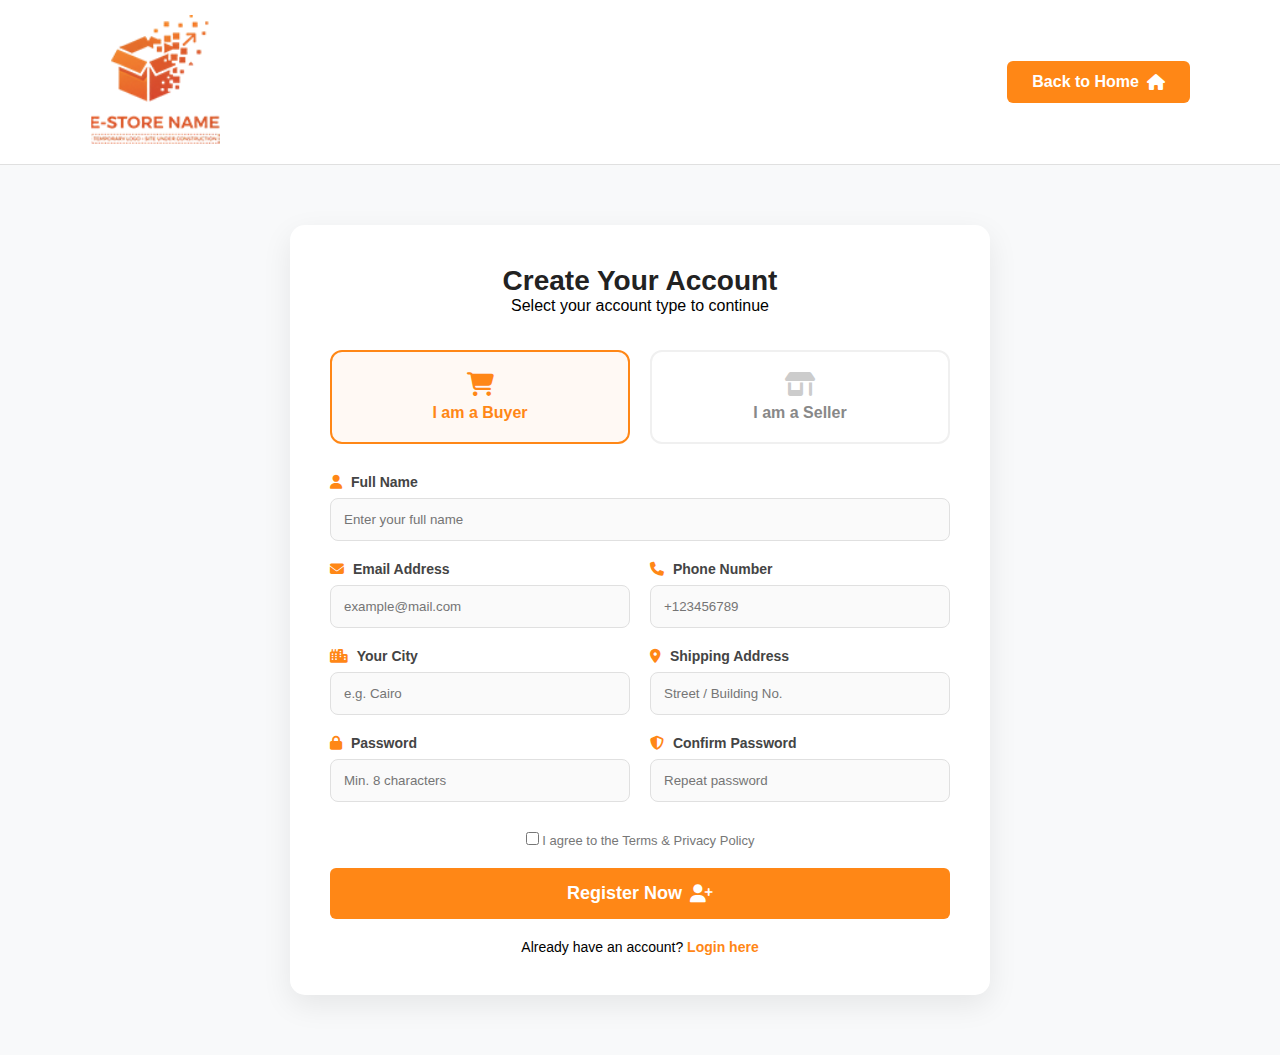
<file: Unified-Sign-up.html>
<!DOCTYPE html>
<html lang="en">
<head>
    <meta charset="UTF-8">
    <meta name="viewport" content="width=device-width, initial-scale=1.0">
    <title>Register | Multi-Vendor Marketplace</title>
    <link rel="icon" href="img/icon.png">
    <link rel="stylesheet" href="https://cdnjs.cloudflare.com/ajax/libs/font-awesome/6.6.0/css/all.min.css">
    <link rel="stylesheet" href="CSS/Unified-Sign-up.css">
</head>
<body>

    <header>
        <div class="top_header">
            <div class="container">
                <a href="index.html" class="logo"> <img src="img/logo.png" alt="Logo"></a>
                <div class="btns">
                    <a href="index.html" class="btn">Back to Home <i class="fa-solid fa-house"></i></a>
                </div>
            </div>
        </div>
    </header>

    <section class="signup_page">
        <div class="container">
            <div class="form_container">
                <div class="form_header">
                    <h1>Create Your Account</h1>
                    <p>Select your account type to continue</p>
                </div>

                <form id="unifiedSignupForm">
                    <div class="user_type_toggle">
                        <label class="toggle_option">
                            <input type="radio" name="user_role" value="customer" checked onchange="toggleFields()">
                            <div class="option_card">
                                <i class="fa-solid fa-cart-shopping"></i>
                                <span>I am a Buyer</span>
                            </div>
                        </label>
                        <label class="toggle_option">
                            <input type="radio" name="user_role" value="vendor" onchange="toggleFields()">
                            <div class="option_card">
                                <i class="fa-solid fa-shop"></i>
                                <span>I am a Seller</span>
                            </div>
                        </label>
                    </div>

                    <div class="inputs_grid">
                        <div class="input_group full_width">
                            <label><i class="fa-solid fa-user"></i> Full Name</label>
                            <input type="text" name="fullName" placeholder="Enter your full name" required>
                        </div>

                        <div class="input_group">
                            <label><i class="fa-solid fa-envelope"></i> Email Address</label>
                            <input type="email" name="email" placeholder="example@mail.com" required>
                        </div>

                        <div class="input_group">
                            <label><i class="fa-solid fa-phone"></i> Phone Number</label>
                            <input type="text" name="phone" placeholder="+123456789" required>
                        </div>

                        <div id="customer_fields" class="full_width inputs_grid">
                            <div class="input_group">
                                <label><i class="fa-solid fa-city"></i> Your City</label>
                                <input type="text" name="customerCity" placeholder="e.g. Cairo">
                            </div>
                            <div class="input_group">
                                <label><i class="fa-solid fa-location-dot"></i> Shipping Address</label>
                                <input type="text" name="customerAddress" placeholder="Street / Building No.">
                            </div>
                        </div>

                        <div id="vendor_extra_fields" class="vendor_fields_box full_width" style="display: none;">
                            <div class="vendor_grid">
                                <div class="input_group">
                                    <label><i class="fa-solid fa-store"></i> Store Name</label>
                                    <input type="text" name="storeName" placeholder="Enter your business name">
                                </div>
                                <div class="input_group">
                                    <label><i class="fa-solid fa-map-location-dot"></i> Store City</label>
                                    <input type="text" name="storeCity" placeholder="City of operations">
                                </div>
                            </div>
                        </div>

                        <div class="input_group">
                            <label><i class="fa-solid fa-lock"></i> Password</label>
                            <input type="password" name="password" placeholder="Min. 8 characters" required>
                        </div>

                        <div class="input_group">
                            <label><i class="fa-solid fa-shield-halved"></i> Confirm Password</label>
                            <input type="password" name="confirm_password" placeholder="Repeat password" required>
                        </div>
                    </div>

                    <div class="form_footer">
                        <label class="terms">
                            <input type="checkbox" required> 
                            <span>I agree to the <a>Terms</a> & <a>Privacy Policy</a></span>
                        </label>
                        <button type="submit" class="btn_register btn">Register Now <i class="fa-solid fa-user-plus"></i></button>
                        <p class="login_link">Already have an account? <a href="#">Login here</a></p>
                    </div>
                </form>
            </div>
        </div>
    </section>

    <script>
        function toggleFields() {
            const role = document.querySelector('input[name="user_role"]:checked').value;
            const vendorFields = document.getElementById('vendor_extra_fields');
            const customerFields = document.getElementById('customer_fields');
            
            if (role === 'vendor') {
                vendorFields.style.display = 'block';
                customerFields.style.display = 'none';
                // تفعيل "مطلوب" لبيانات التاجر وتعطيلها للمشتري
                vendorFields.querySelectorAll('input').forEach(i => i.setAttribute('required', 'true'));
                customerFields.querySelectorAll('input').forEach(i => i.removeAttribute('required'));
            } else {
                vendorFields.style.display = 'none';
                customerFields.style.display = 'flex';
                // تفعيل "مطلوب" لبيانات المشتري وتعطيلها للتاجر
                vendorFields.querySelectorAll('input').forEach(i => i.removeAttribute('required'));
                customerFields.querySelectorAll('input').forEach(i => i.setAttribute('required', 'true'));
            }
        }
        // تشغيل الدالة مرة عند التحميل لضمان الحالة الابتدائية
        window.onload = toggleFields;

        







        const scriptURL = 'ضع_رابط_APPS_SCRIPT_الخاص_بك_هنا';
const form = document.getElementById('unifiedSignupForm');

form.addEventListener('submit', e => {
    e.preventDefault();
    
    // إظهار رسالة انتظار للمستخدم
    const submitBtn = form.querySelector('button[type="submit"]');
    const originalText = submitBtn.innerHTML;
    submitBtn.innerHTML = "Processing... <i class='fa-solid fa-spinner fa-spin'></i>";
    submitBtn.disabled = true;

    // تجهيز البيانات لإرسالها
    fetch(scriptURL, { 
        method: 'POST', 
        body: new FormData(form)
    })
    .then(response => {
        submitBtn.innerHTML = "Success! <i class='fa-solid fa-check'></i>";
        submitBtn.style.background = "#28a745"; // تغيير اللون للأخضر عند النجاح
        
        alert('Account created successfully! Welcome to our marketplace.');
        form.reset();
        
        // إعادة الزر لحالته الطبيعية بعد 3 ثوانٍ
        setTimeout(() => {
            submitBtn.innerHTML = originalText;
            submitBtn.disabled = false;
            submitBtn.style.background = "var(--main_color)";
            window.location.href = "index.html"; // توجيه المستخدم للرئيسية
        }, 3000);
    })
    .catch(error => {
        console.error('Error!', error.message);
        submitBtn.innerHTML = "Error! Try again";
        submitBtn.style.background = "#dc3545";
        submitBtn.disabled = false;
    });
});
    </script>
</body>
</html>
</file>
<file: CSS/Unified-Sign-up.css>
/* File: Unified-Sign-up.css 
    Styles for Multi-Vendor Registration
*/

:root {
    --main_color: #ff8716;
    --p_color: #555;
    --bg_color: #f8f9fa;
    --border_color: #e0e0e0;
}

* {
    margin: 0;
    padding: 0;
    box-sizing: border-box;
    font-family: 'Segoe UI', sans-serif;
}

body {
    background-color: var(--bg_color);
}

.container {
    width: 90%;
    margin: auto;
    max-width: 1100px;
}

header {
    background: #fff;
    padding: 15px 0;
    border-bottom: 1px solid var(--border_color);
}

.top_header .container {
    display: flex;
    justify-content: space-between;
    align-items: center;
}

.logo img { width: 130px; }

.btn {
    text-decoration: none;
    padding: 12px 25px;
    background: var(--main_color);
    color: #fff;
    border-radius: 6px;
    font-weight: 600;
    display: inline-flex;
    align-items: center;
    gap: 8px;
    border: none;
    cursor: pointer;
    transition: 0.3s ease;
}

.btn:hover { background: #e67600; }

.signup_page {
    padding: 60px 0;
    min-height: calc(100vh - 80px);
}

.form_container {
    max-width: 700px;
    margin: 0 auto;
    background: #fff;
    padding: 40px;
    border-radius: 15px;
    box-shadow: 0 10px 30px rgba(0,0,0,0.08);
}

.form_header {
    text-align: center;
    margin-bottom: 35px;
}

.form_header h1 { font-size: 28px; color: #222; }

.user_type_toggle {
    display: flex;
    gap: 20px;
    margin-bottom: 30px;
}

.toggle_option { flex: 1; cursor: pointer; }
.toggle_option input { display: none; }

.option_card {
    border: 2px solid #f0f0f0;
    padding: 20px;
    text-align: center;
    border-radius: 12px;
    transition: 0.3s;
    background: #fff;
}

.option_card i { font-size: 24px; color: #ccc; margin-bottom: 8px; display: block; }
.option_card span { font-weight: 700; color: #888; }

.toggle_option input:checked + .option_card {
    border-color: var(--main_color);
    background: #fff9f4;
}

.toggle_option input:checked + .option_card i,
.toggle_option input:checked + .option_card span {
    color: var(--main_color);
}

.inputs_grid { display: flex; flex-wrap: wrap; gap: 20px; }
.input_group { flex: 1; min-width: calc(50% - 20px); display: flex; flex-direction: column; gap: 8px; }
.full_width { min-width: 100%; }

.input_group label { font-weight: 600; font-size: 14px; color: #444; }
.input_group label i { color: var(--main_color); margin-right: 5px; }

.input_group input {
    padding: 13px;
    border: 1px solid var(--border_color);
    border-radius: 8px;
    outline: none;
    background: #fafafa;
}

.input_group input:focus {
    border-color: var(--main_color);
    background: #fff;
    box-shadow: 0 0 0 3px rgba(255, 135, 22, 0.1);
}

.vendor_fields_box {
    background: #fff8f2;
    padding: 25px;
    border-radius: 10px;
    border: 1px dashed var(--main_color);
    margin: 10px 0;
    animation: fadeIn 0.4s ease;
}


.vendor_grid { display: flex; gap: 20px; }

.form_footer { margin-top: 30px; text-align: center; }
.terms { display: block; margin-bottom: 20px; font-size: 13px; color: #777; }
.btn_register { width: 100%; justify-content: center; padding: 15px; font-size: 18px; }

.login_link { margin-top: 20px; font-size: 14px; }
.login_link a { color: var(--main_color); font-weight: bold; text-decoration: none; }

@keyframes fadeIn {
    from { opacity: 0; transform: translateY(-10px); }
    to { opacity: 1; transform: translateY(0); }
}

@media (max-width: 600px) {
    .input_group { min-width: 100%; }
    .vendor_grid, .user_type_toggle { flex-direction: column; }
}




/* --- إضافة أنيميشن احترافي للأزرار (Advanced Animation) --- */

/* الحركة الأساسية للأزرار */
.btn {
    position: relative;
    overflow: hidden;
    transition: all 0.4s cubic-bezier(0.4, 0, 0.2, 1);
    z-index: 1;
}

/* تأثير اللمعان (Shine Effect) عند الوقوف بالماوس */
.btn::after {
    content: '';
    position: absolute;
    top: 0;
    left: -100%;
    width: 100%;
    height: 100%;
    background: linear-gradient(120deg, transparent, rgba(255, 255, 255, 0.3), transparent);
    transition: all 0.5s;
    z-index: -1;
}

.btn:hover::after {
    left: 100%;
}

.btn:hover {
    transform: translateY(-4px) scale(1.03); /* ارتفاع وتكبير بسيط */
    box-shadow: 0 8px 20px rgba(255, 135, 22, 0.4);
    letter-spacing: 0.5px; /* تباعد بسيط للحروف يعطي فخامة */
}

/* حركة الأيقونة داخل الزر */
.btn i {
    transition: all 0.3s ease;
}

.btn:hover i {
    transform: rotate(15deg) scale(1.2); /* تدوير وتكبير الأيقونة */
}

/* أنيميشن لبطاقات الاختيار (Buyer / Seller) */
.toggle_option {
    transition: transform 0.3s ease;
}

.toggle_option:hover {
    transform: translateY(-5px);
}

.option_card {
    transition: all 0.3s ease;
    position: relative;
}

/* تأثير النبض البسيط عند الوقوف على البطاقة */
@keyframes pulse-orange {
    0% { box-shadow: 0 0 0 0 rgba(255, 135, 22, 0.4); }
    70% { box-shadow: 0 0 0 10px rgba(255, 135, 22, 0); }
    100% { box-shadow: 0 0 0 0 rgba(255, 135, 22, 0); }
}

.toggle_option input:checked + .option_card {
    animation: pulse-orange 1.5s infinite;
    border-color: var(--main_color);
}

/* تأثير الروابط السفلية */
.login_link a {
    position: relative;
    display: inline-block;
    transition: 0.3s;
}

.login_link a::after {
    content: '';
    position: absolute;
    width: 0;
    height: 2px;
    bottom: -2px;
    left: 0;
    background-color: var(--main_color);
    transition: width 0.3s ease;
}

.login_link a:hover::after {
    width: 100%;
}
</file>
